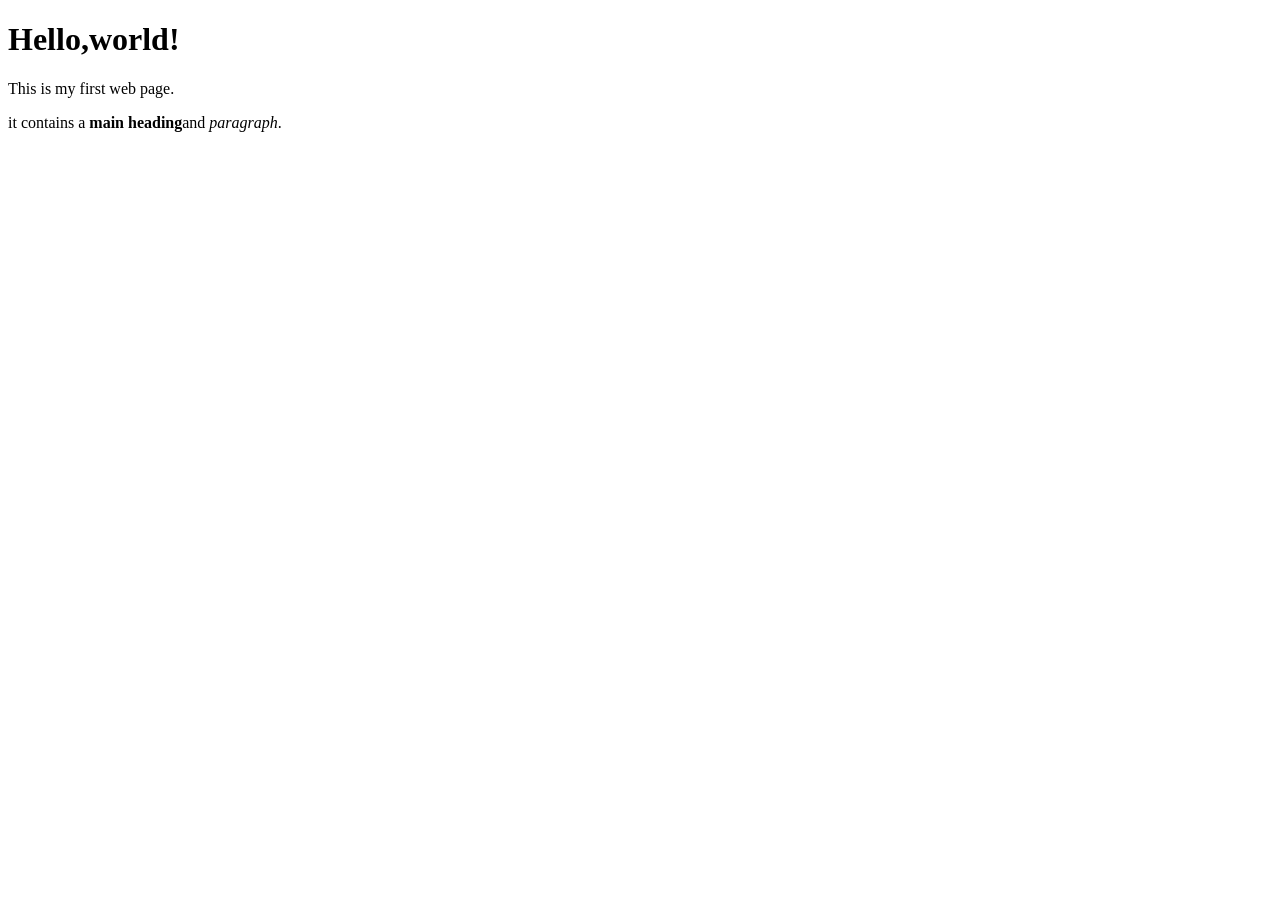
<file: assignment.html>
<!DOCTYPE html>
<html lang="en">
<head>
    <meta charset="UTF-8">
    <meta name="viewport" content="width=device-width, initial-scale=1.0">
    <title>my web page</title>
</head>
<body>
    <h1>Hello,world!</h1>
    <p>This is my first web page.</p>
    <p>it contains a <strong>main heading</strong>and <em>paragraph</em>.</p>
</body>
</html>
</file>
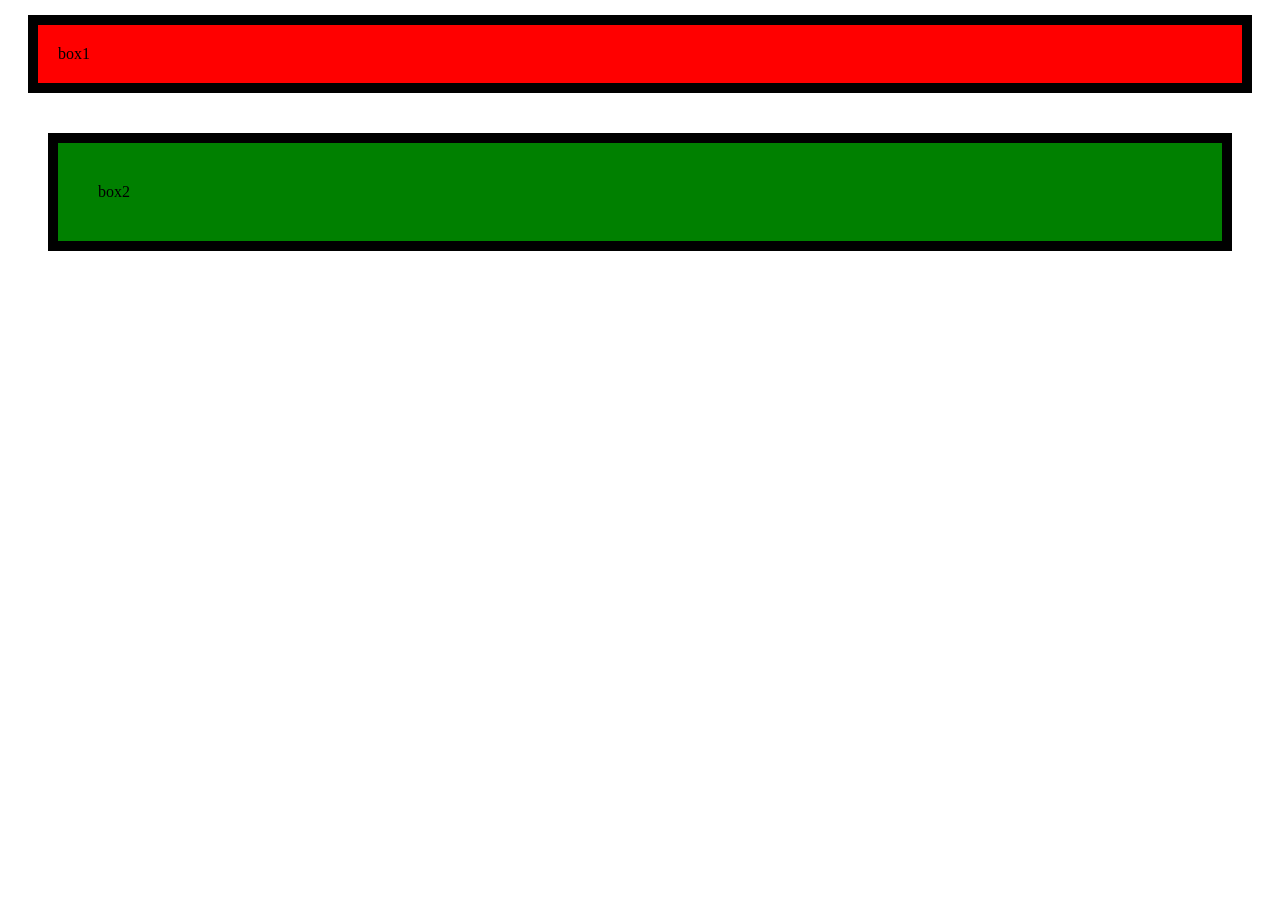
<file: box.html>
<!DOCTYPE html>
<html lang="en">
<head>
    <meta charset="UTF-8">
    <meta name="viewport" content="width=, initial-scale=1.0">
    <title>Document</title>
    <link rel="stylesheet"href="box.css">
</head>
<body>
    <div class="box1">box1</div>
    <div class="box2">box2</div>
    
</body>
</html>
</file>
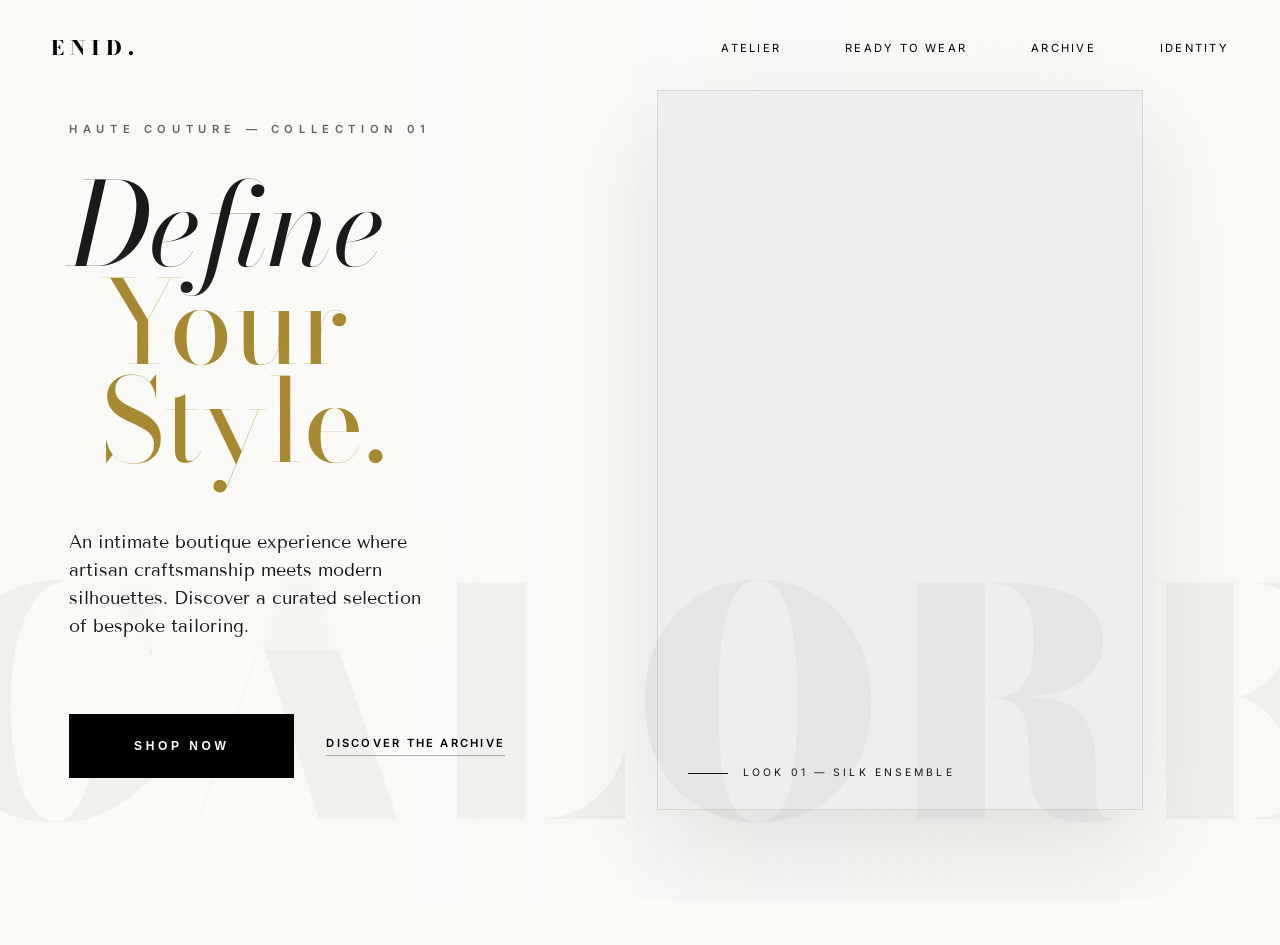
<file: shop.html>
<!doctype html>

<html lang="en">

    <head>

        <meta charset="UTF-8" />

        <meta name="viewport" content="width=device-width, initial-scale=1.0" />

        <title>Enid Galore</title>

        <!-- Bodoni for luxury, Tenor Sans for elegant headers, Inter for UI -->

        <link

            href="https://fonts.googleapis.com/css2?family=Bodoni+Moda:ital,opsz,wght@0,6..96,400..900;1,6..96,400..900&family=Tenor+Sans&family=Inter:wght@300;400;600&display=swap"

            rel="stylesheet" />

        <link rel="stylesheet" href="styles.css" />

    </head>

    <body>

        <div class="bg-wrapper"></div>

 

        <nav>

            <div class="nav-logo">ENID.</div>

            <div class="nav-links">

                <a href="#">Atelier</a>

                <a href="#">Ready to Wear</a>

                <a href="#">Archive</a>

                <a href="#">Identity</a>

            </div>

        </nav>

 

        <div class="hero-section">

            <div class="bg-text">GALORE</div>

 

            <section class="hero-content">

                <span class="eyebrow">Haute Couture — Collection 01</span>

                <h1  class="title">Define 

                    

                    <br />

                    

                    <span>Your Style.</span>  

                     

                </h1>

                <p class="hero-para">

                    An intimate boutique experience where artisan craftsmanship meets modern silhouettes. Discover a

                    curated selection of bespoke tailoring.

                </p>

                <div class="cta-group">

                    <button class="buy">Shop Now</button>

                    <a href="#" class="discover-link">Discover the Archive</a>

                </div>

            </section>

 

            <section class="hero-visual">

                <div class="visual-frame">

                    <div class="frame-label">Look 01 — Silk Ensemble</div>

                </div>

            </section>

        </div>

    </body>

</html>
</file>
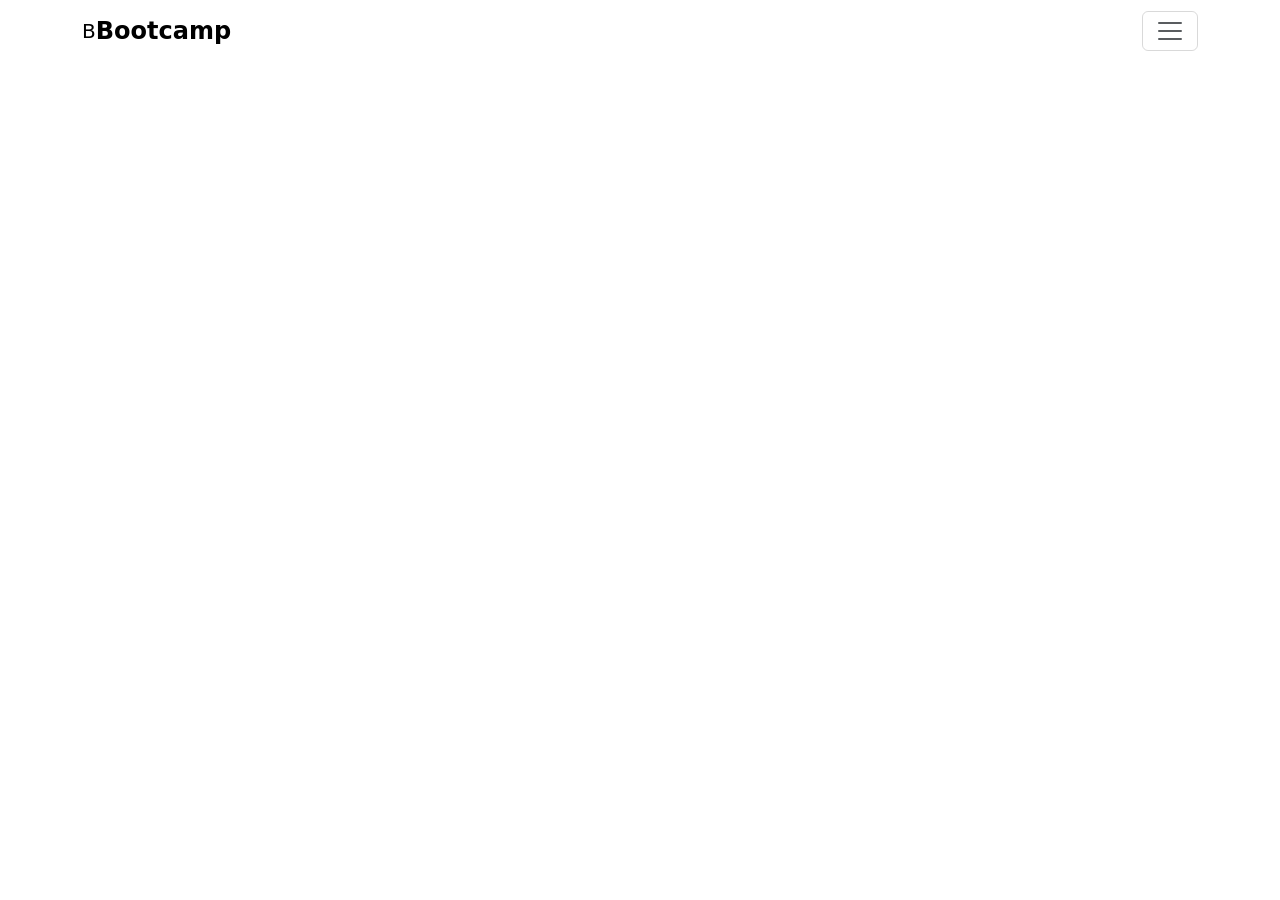
<file: work.html>
<!DOCTYPE html>
       <html lang="en">
       <head>
        <meta charset="UTF-8">
        <meta name="viewport" content="width=device-width, initial-scale=1.0">
        <title>Document</title>
        <link rel="stylesheet" href="https://cdn.jsdelivr.net/npm/bootstrap@5.3.3/dist/css/bootstrap.min.css">
        <link rel="stylesheet" href="https://cdn.jsdelivr.net/npm/bootstrap-icons@1.11.1/font/bootstrap-icons.css">
       </head>
       <body>
        <nav class="navbar navbar-expamd-lg sticky-top bg-white">
            <div class="container">
                <a href="" class="navbar-brand d-flex align-items-center">
                    <span class="logo-box">B</span>
                    <span class="fw-bold fs-4">Bootcamp</span>
                </a>
                <button class="navbar-toggler"type="button"data-bs-toggle="collapse">
                    <span class="navbar-toggler-icon"></span>

                </button>
                <div class="collapse navbar-collapse" id="navbarNav">
                    
                </div>

                </div>

                    </span>
                </a>
            </div>

        </nav>
        
       </body>
       </html
</file>
<file: box.css>
.box1{
    background: red;
    padding: 20px;
    margin: 20px;
    border: 10px solid black;
    margin-top: 15px;
}
.box2{
    background: green;
    padding: 40px;
    margin: 40px;
    border: 10px solid black;
    margin-bottom: 15px;
}
</file>
<file: styles.css>
* {

            margin: 0;

            padding: 0;

            box-sizing: border-box;

            cursor: crosshair; 

        }

 

        body {

            font-family: 'Inter', sans-serif;

            background-color: #faf9f6; /* Soft gallery white */

            color: #1a1a1a;

            -webkit-font-smoothing: antialiased;

            overflow-x: hidden;

            position: relative;

        }

 

        /* High-Clarity Background Image with Gradient Mask */

        .bg-wrapper {

            position: fixed;

            top: 0;

            left: 0;

            width: 100%;

            height: 100%;

            z-index: -1;

            pointer-events: none;

            background-image: linear-gradient(to right, #faf9f6 30%, rgba(250, 249, 246, 0.2) 60%, rgba(250, 249, 246, 0) 100%), 

                              url('https://images.unsplash.com/photo-1490481651871-ab68de25d43d?q=80&w=2070&auto=format&fit=crop');

            background-size: cover;

            background-position: center;

            opacity: 0.6; /* Balanced clarity for background texture */

        }

 

        /* Premium Minimal Navigation */

        nav {

            position: fixed;

            top: 0;

            left: 0;

            width: 100%;

            padding: 2rem 4%;

            display: flex;

            justify-content: space-between;

            align-items: center;

            z-index: 1000;

        }

 

        .nav-logo {

            font-family: 'Bodoni Moda', serif;

            font-size: 1.25rem;

            font-weight: 800;

            letter-spacing: 0.3em;

            text-transform: uppercase;

            color: #000;

        }

 

        .nav-links {

            display: flex;

            gap: 4rem;

        }

 

        .nav-links a {

            text-decoration: none;

            color: #000;

            font-size: 0.7rem;

            text-transform: uppercase;

            letter-spacing: 0.2em;

            font-weight: 400;

            transition: 0.4s ease;

            position: relative;

        }

 

        .nav-links a::after {

            content: '';

            position: absolute;

            bottom: -5px;

            left: 0;

            width: 0;

            height: 1px;

            background: #000;

            transition: 0.4s ease;

        }

 

        .nav-links a:hover::after {

            width: 100%;

        }

 

        .hero-section {

            height: 100vh;

            display: grid;

            grid-template-columns: 45% 55%;

            align-items: center;

            position: relative;

        }

 

        /* Left Content: Editorial Focus */

        .hero-content {

            padding-left: 12%;

            z-index: 10;

            animation: slideUp 1.4s cubic-bezier(0.19, 1, 0.22, 1);

        }

 

        .eyebrow {

            font-size: 0.7rem;

            text-transform: uppercase;

            letter-spacing: 0.5em;

            margin-bottom: 2.5rem;

            display: block;

            color: rgba(0,0,0,0.6);

            font-weight: 600;

        }

 

        .title {

            font-family: 'Bodoni Moda', serif;

            font-size: clamp(4rem, 9vw, 8rem);

            line-height: 0.85;

            font-weight: 400;

            margin-bottom: 3rem;

            font-style: italic;

            color: #1a1a1a;

            text-shadow: 0 0 40px rgba(255,255,255,0.8);

        }

 

        .title span {

            display: block;

            font-style: normal;

            font-weight: 300;

            margin-left: 2rem;

            color: #a68930;

        }

 

        .hero-para {

            font-family: 'Tenor Sans', sans-serif;

            font-size: 1.1rem;

            line-height: 1.6;

            color: #1a1a1a;

            max-width: 380px;

            margin-bottom: 4rem;

            background: rgba(250, 249, 246, 0.6);

            padding: 10px;

            margin-left: -10px;

            backdrop-filter: blur(4px);

            border-radius: 4px;

        }

 

        /* The Boutique Action */

        .cta-group {

            display: flex;

            align-items: center;

            gap: 2rem;

        }

 

        .buy {

            background: #000;

            color: #fff;

            border: 1px solid #000;

            padding: 1.5rem 4rem;

            font-size: 0.75rem;

            text-transform: uppercase;

            letter-spacing: 0.3em;

            font-weight: 600;

            transition: 0.5s cubic-bezier(0.19, 1, 0.22, 1);

        }

 

        .buy:hover {

            background: transparent;

            color: #000;

            padding: 1.5rem 5rem;

        }

 

        .discover-link {

            color: #000;

            text-decoration: none;

            font-size: 0.7rem;

            text-transform: uppercase;

            letter-spacing: 0.2em;

            border-bottom: 1px solid rgba(0,0,0,0.3);

            padding-bottom: 5px;

            font-weight: 600;

        }

 

        /* Right Content: Focused Gallery Piece */

        .hero-visual {

            height: 100%;

            position: relative;

            display: flex;

            align-items: center;

            justify-content: center;

            overflow: hidden;

            padding-right: 8%;

        }

 

        .visual-frame {

            width: 75%;

            height: 80%;

            position: relative;

            overflow: hidden;

            border: 1px solid rgba(0,0,0,0.1);

            box-shadow: 0 40px 100px rgba(0,0,0,0.1);

            animation: scaleIn 1.8s cubic-bezier(0.19, 1, 0.22, 1);

            background: #eee;

        }

 

        /* Primary Focal Image */

        .visual-frame::before {

            content: '';

            position: absolute;

            top: 0;

            left: 0;

            width: 100%;

            height: 100%;

            background-image: url('https://images.unsplash.com/photo-1515886657613-9f3515b0c78f?q=80&w=2040&auto=format&fit=crop');

            background-size: cover;

            background-position: top center;

            transition: 1.5s ease;

        }

 

        .visual-frame:hover::before {

            transform: scale(1.08);

        }

 

        /* Frame Decorative Elements to fill the "empty" feel */

        .frame-label {

            position: absolute;

            bottom: 30px;

            left: 30px;

            color: #fff;

            font-size: 0.65rem;

            letter-spacing: 0.3em;

            text-transform: uppercase;

            z-index: 2;

            mix-blend-mode: difference;

        }

 

        .frame-label::before {

            content: '';

            display: inline-block;

            width: 40px;

            height: 1px;

            background: #fff;

            vertical-align: middle;

            margin-right: 15px;

        }

 

        /* Large Background Text */

        .bg-text {

            position: absolute;

            font-family: 'Bodoni Moda', serif;

            font-size: 35vh;

            color: rgba(0,0,0,0.04);

            font-weight: 900;

            bottom: -5%;

            right: -5%;

            z-index: 1;

            user-select: none;

            pointer-events: none;

        }

 

        @keyframes slideUp {

            from { opacity: 0; transform: translateY(80px); }

            to { opacity: 1; transform: translateY(0); }

        }

 

        @keyframes scaleIn {

            from { transform: scale(1.1); opacity: 0; }

            to { transform: scale(1); opacity: 1; }

        }

 

        /* Mobile Experience */

        @media (max-width: 1024px) {

            .bg-wrapper {

                background-image: linear-gradient(to bottom, #faf9f6 40%, rgba(250, 249, 246, 0) 100%), 

                                  url('https://images.unsplash.com/photo-1490481651871-ab68de25d43d?q=80&w=2070&auto=format&fit=crop');

            }

            .hero-section {

                grid-template-columns: 1fr;

            }

            .nav-links { display: none; }

            .hero-content {

                padding: 120px 8% 60px;

                text-align: center;

            }

            .title { text-shadow: none; }

            .title span { margin-left: 0; }

            .hero-para { margin: 0 auto 3rem; background: none; backdrop-filter: none; }

            .cta-group { justify-content: center; flex-direction: column; }

            .hero-visual { height: 60vh; padding-right: 0; }

            .visual-frame { width: 85%; height: 90%; }

            .bg-text { font-size: 20vh; }

        }
</file>
